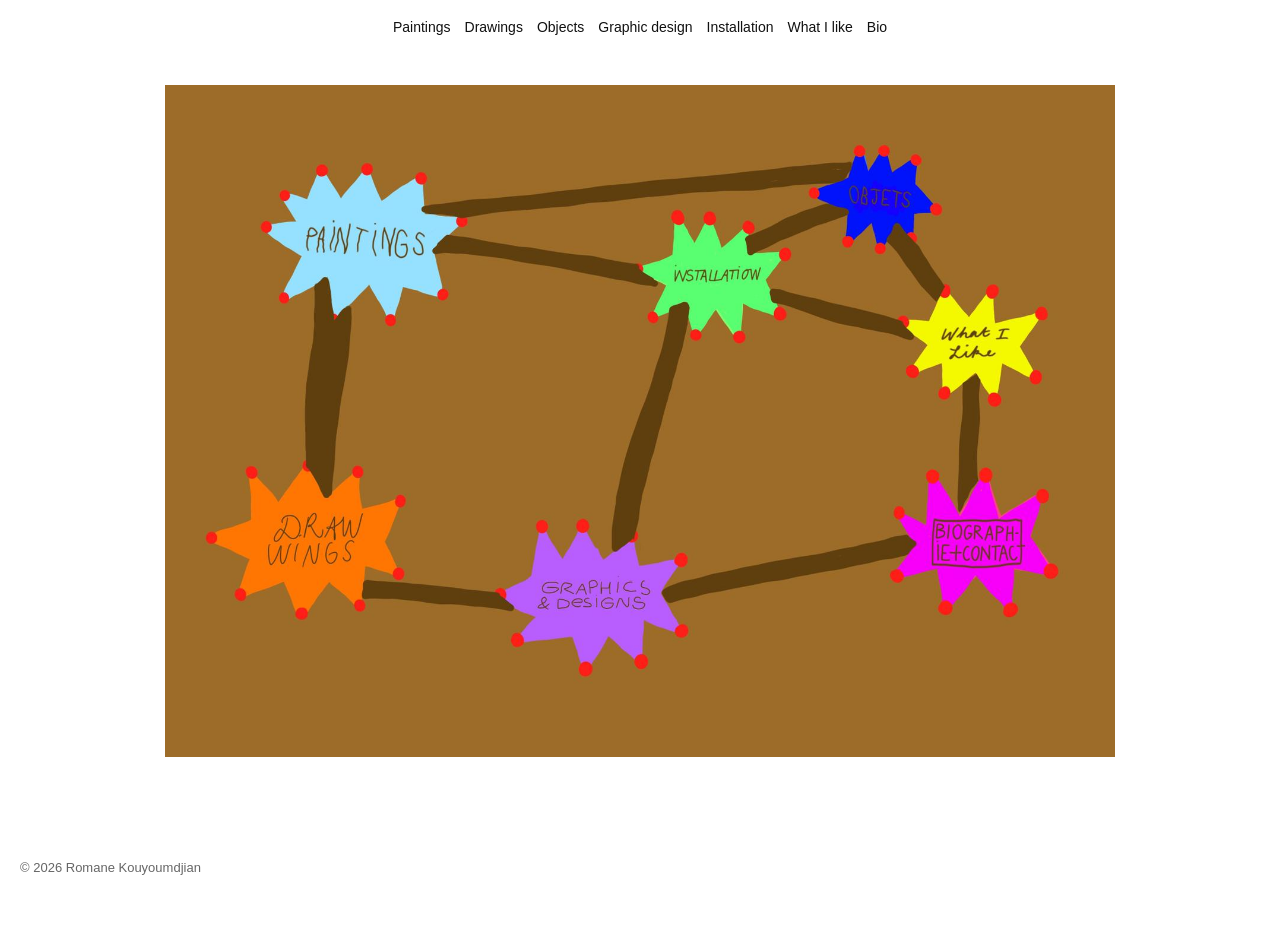
<file: index.html>
<!-- index.html (EN) -->
<!doctype html>
<html lang="en">
<head>
  <meta charset="utf-8" />
  <meta name="viewport" content="width=device-width, initial-scale=1" />
  <title>Romane Kouyoumdjian</title>
  <link rel="stylesheet" href="assets/css/styles.css" />
</head>
<body>
  <header class="site-header">
    <div class="header-inner header-inner--hero">
      <nav class="site-nav site-nav--center" aria-label="Primary navigation">
        <a href="paintings.html">Paintings</a>
        <a href="drawings.html">Drawings</a>
        <a href="objects.html">Objects</a>
        <a href="graphic-design.html">Graphic design</a>
        <a href="installation.html">Installation</a>
        <a href="what-i-like.html">What I like</a>
        <a href="bio.html">Bio</a>
      </nav>
    </div>
  </header>


<main class="home">
  <section class="hero" aria-label="Home">
    <div class="hero-wrapper">
      <img
        class="hero__img"
        src="assets/img/home/hero.jpeg"
        alt="Homepage drawing with navigation"
      />

      <!-- Invisible clickable areas -->
      <a class="hotspot" href="paintings.html" aria-label="Paintings"
         style="left: 10%; top: 12%; width: 26%; height: 20%;"></a>

      <a class="hotspot" href="drawings.html" aria-label="Drawings"
         style="left: 3%; top: 60%; width: 28%; height: 26%;"></a>

      <a class="hotspot" href="installation.html" aria-label="Installation"
         style="left: 52%; top: 18%; width: 18%; height: 18%;"></a>

      <a class="hotspot" href="objects.html" aria-label="Objects"
         style="left: 73%; top: 2%; width: 18%; height: 16%;"></a>

      <a class="hotspot" href="what-i-like.html" aria-label="What I like"
         style="left: 82%; top: 30%; width: 16%; height: 18%;"></a>

      <a class="hotspot" href="graphic-design.html" aria-label="Graphic design"
         style="left: 40%; top: 66%; width: 22%; height: 24%;"></a>

      <a class="hotspot" href="bio.html" aria-label="Bio and contact"
         style="left: 77%; top: 62%; width: 22%; height: 24%;"></a>

    </div>
  </section>
</main>

  <footer class="site-footer">
    <p>&copy; <span id="year"></span> Romane Kouyoumdjian</p>
  </footer>

  <script src="assets/js/main.js"></script>
</body>
</html>
</file>
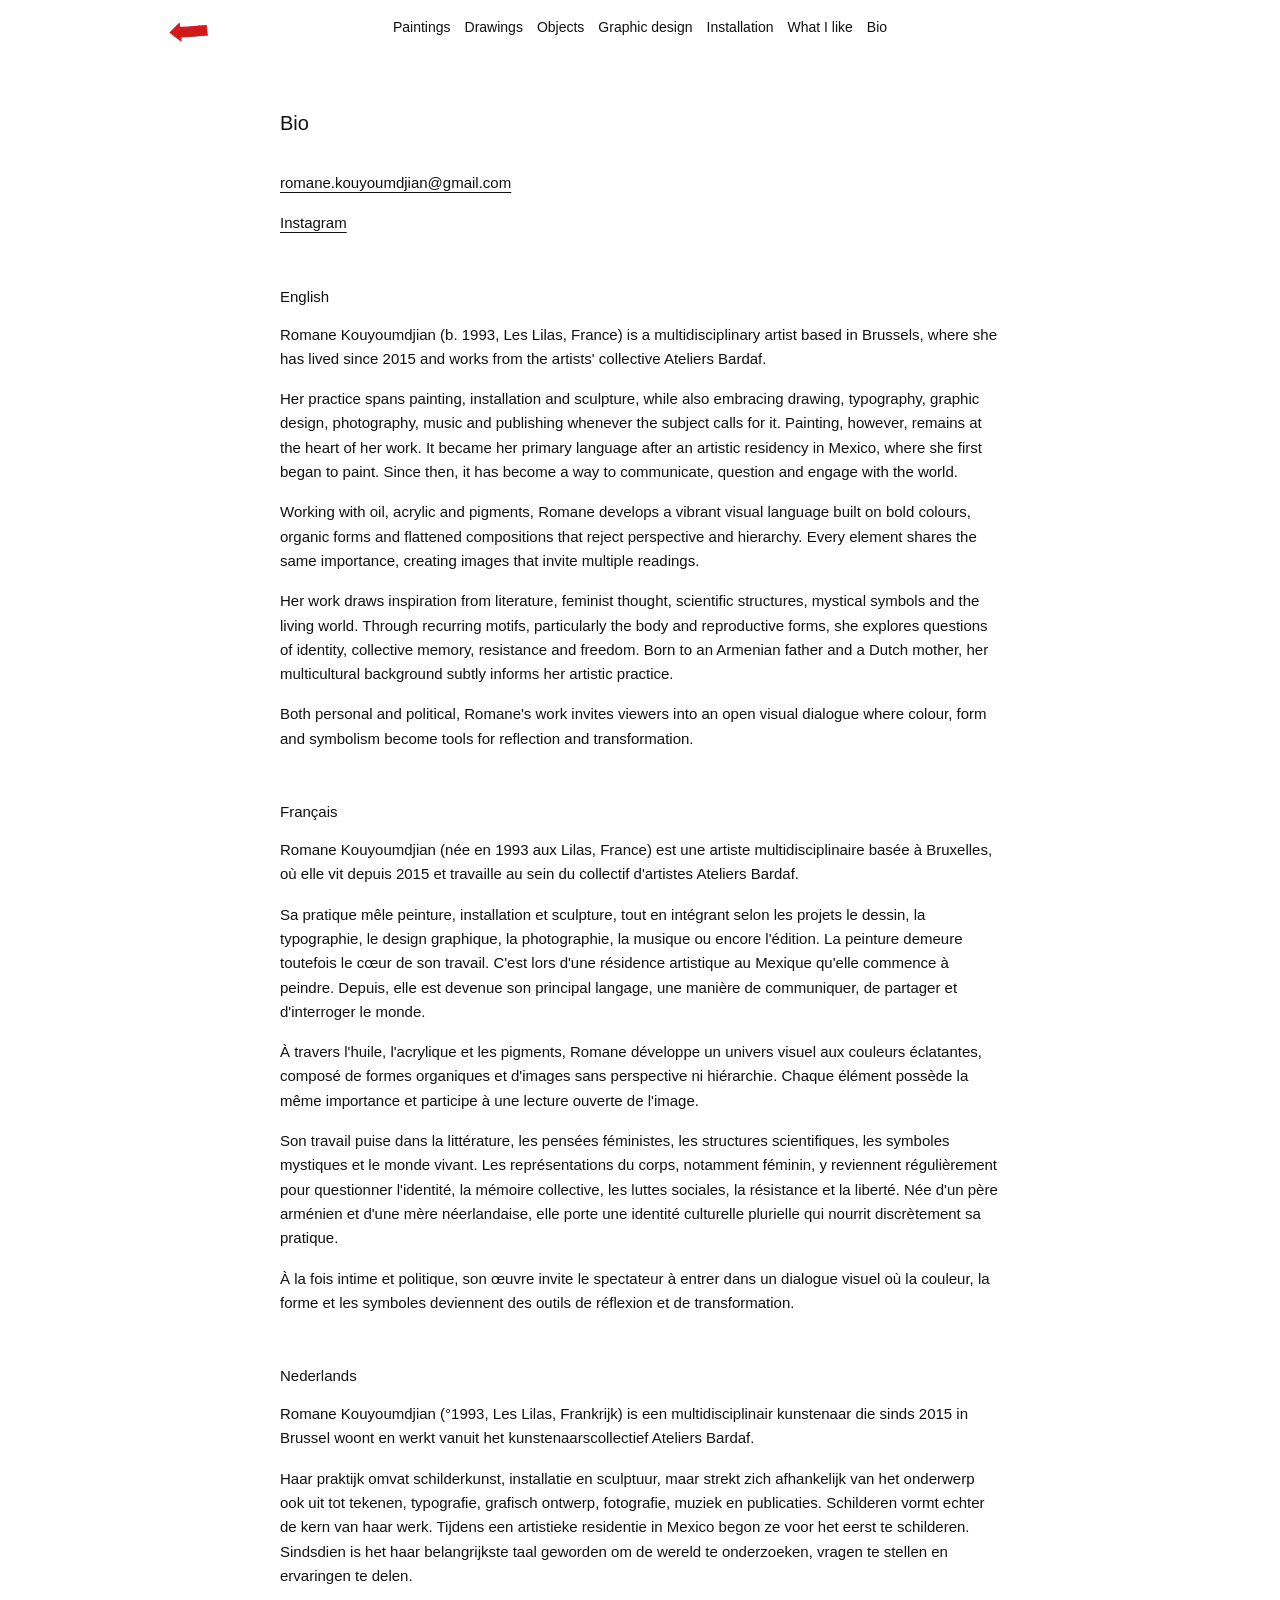
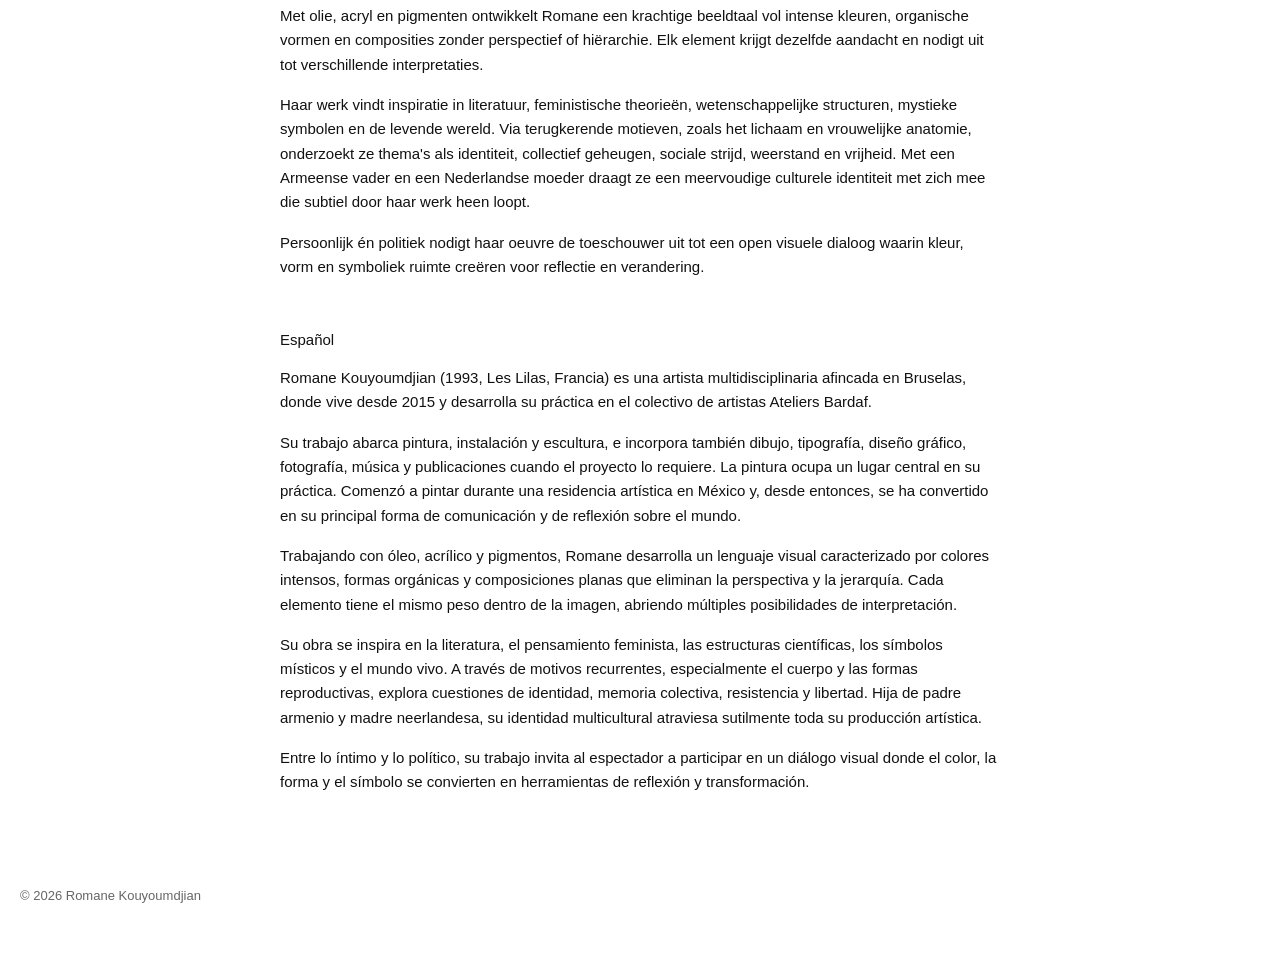
<file: bio.html>
<!doctype html>
<html lang="en">
<head>
  <meta charset="utf-8" />
  <meta name="viewport" content="width=device-width, initial-scale=1" />
  <title>Bio. Romane Kouyoumdjian</title>
  <link rel="stylesheet" href="assets/css/styles.css" />
</head>
<body>
  <header class="site-header">
    <div class="header-inner header-inner--hero">
      <a class="menu-arrow" href="index.html" aria-label="Back to main menu">
        <img src="assets/img/ui/arrow-left.png" alt="Back" />
      </a>

      <nav class="site-nav site-nav--center" aria-label="Primary navigation">
        <a href="paintings.html">Paintings</a>
        <a href="drawings.html">Drawings</a>
        <a href="objects.html">Objects</a>
        <a href="graphic-design.html">Graphic design</a>
        <a href="installation.html">Installation</a>
        <a href="what-i-like.html">What I like</a>
        <a aria-current="page" href="bio.html">Bio</a>
      </nav>
    </div>
  </header>

  <main class="page page--text">
    <header class="page-head">
      <h1 class="page-title">Bio</h1>
    </header>

    <section class="contact-block contact-block--bio" aria-label="Contact details">
      <p>
        <a href="mailto:romane.kouyoumdjian@gmail.com">romane.kouyoumdjian@gmail.com</a>
      </p>
      <p>
        <a href="https://www.instagram.com/romanekaaa/" target="_blank" rel="noopener noreferrer">Instagram</a>
      </p>
    </section>

    <div class="bio-list">
      <section class="bio-language" lang="en" aria-labelledby="bio-en">
        <h2 id="bio-en">English</h2>
        <p>Romane Kouyoumdjian (b. 1993, Les Lilas, France) is a multidisciplinary artist based in Brussels, where she has lived since 2015 and works from the artists' collective Ateliers Bardaf.</p>
        <p>Her practice spans painting, installation and sculpture, while also embracing drawing, typography, graphic design, photography, music and publishing whenever the subject calls for it. Painting, however, remains at the heart of her work. It became her primary language after an artistic residency in Mexico, where she first began to paint. Since then, it has become a way to communicate, question and engage with the world.</p>
        <p>Working with oil, acrylic and pigments, Romane develops a vibrant visual language built on bold colours, organic forms and flattened compositions that reject perspective and hierarchy. Every element shares the same importance, creating images that invite multiple readings.</p>
        <p>Her work draws inspiration from literature, feminist thought, scientific structures, mystical symbols and the living world. Through recurring motifs, particularly the body and reproductive forms, she explores questions of identity, collective memory, resistance and freedom. Born to an Armenian father and a Dutch mother, her multicultural background subtly informs her artistic practice.</p>
        <p>Both personal and political, Romane's work invites viewers into an open visual dialogue where colour, form and symbolism become tools for reflection and transformation.</p>
      </section>

      <section class="bio-language" lang="fr" aria-labelledby="bio-fr">
        <h2 id="bio-fr">Français</h2>
        <p>Romane Kouyoumdjian (née en 1993 aux Lilas, France) est une artiste multidisciplinaire basée à Bruxelles, où elle vit depuis 2015 et travaille au sein du collectif d'artistes Ateliers Bardaf.</p>
        <p>Sa pratique mêle peinture, installation et sculpture, tout en intégrant selon les projets le dessin, la typographie, le design graphique, la photographie, la musique ou encore l'édition. La peinture demeure toutefois le cœur de son travail. C'est lors d'une résidence artistique au Mexique qu'elle commence à peindre. Depuis, elle est devenue son principal langage, une manière de communiquer, de partager et d'interroger le monde.</p>
        <p>À travers l'huile, l'acrylique et les pigments, Romane développe un univers visuel aux couleurs éclatantes, composé de formes organiques et d'images sans perspective ni hiérarchie. Chaque élément possède la même importance et participe à une lecture ouverte de l'image.</p>
        <p>Son travail puise dans la littérature, les pensées féministes, les structures scientifiques, les symboles mystiques et le monde vivant. Les représentations du corps, notamment féminin, y reviennent régulièrement pour questionner l'identité, la mémoire collective, les luttes sociales, la résistance et la liberté. Née d'un père arménien et d'une mère néerlandaise, elle porte une identité culturelle plurielle qui nourrit discrètement sa pratique.</p>
        <p>À la fois intime et politique, son œuvre invite le spectateur à entrer dans un dialogue visuel où la couleur, la forme et les symboles deviennent des outils de réflexion et de transformation.</p>
      </section>

      <section class="bio-language" lang="nl" aria-labelledby="bio-nl">
        <h2 id="bio-nl">Nederlands</h2>
        <p>Romane Kouyoumdjian (°1993, Les Lilas, Frankrijk) is een multidisciplinair kunstenaar die sinds 2015 in Brussel woont en werkt vanuit het kunstenaarscollectief Ateliers Bardaf.</p>
        <p>Haar praktijk omvat schilderkunst, installatie en sculptuur, maar strekt zich afhankelijk van het onderwerp ook uit tot tekenen, typografie, grafisch ontwerp, fotografie, muziek en publicaties. Schilderen vormt echter de kern van haar werk. Tijdens een artistieke residentie in Mexico begon ze voor het eerst te schilderen. Sindsdien is het haar belangrijkste taal geworden om de wereld te onderzoeken, vragen te stellen en ervaringen te delen.</p>
        <p>Met olie, acryl en pigmenten ontwikkelt Romane een krachtige beeldtaal vol intense kleuren, organische vormen en composities zonder perspectief of hiërarchie. Elk element krijgt dezelfde aandacht en nodigt uit tot verschillende interpretaties.</p>
        <p>Haar werk vindt inspiratie in literatuur, feministische theorieën, wetenschappelijke structuren, mystieke symbolen en de levende wereld. Via terugkerende motieven, zoals het lichaam en vrouwelijke anatomie, onderzoekt ze thema's als identiteit, collectief geheugen, sociale strijd, weerstand en vrijheid. Met een Armeense vader en een Nederlandse moeder draagt ze een meervoudige culturele identiteit met zich mee die subtiel door haar werk heen loopt.</p>
        <p>Persoonlijk én politiek nodigt haar oeuvre de toeschouwer uit tot een open visuele dialoog waarin kleur, vorm en symboliek ruimte creëren voor reflectie en verandering.</p>
      </section>

      <section class="bio-language" lang="es" aria-labelledby="bio-es">
        <h2 id="bio-es">Español</h2>
        <p>Romane Kouyoumdjian (1993, Les Lilas, Francia) es una artista multidisciplinaria afincada en Bruselas, donde vive desde 2015 y desarrolla su práctica en el colectivo de artistas Ateliers Bardaf.</p>
        <p>Su trabajo abarca pintura, instalación y escultura, e incorpora también dibujo, tipografía, diseño gráfico, fotografía, música y publicaciones cuando el proyecto lo requiere. La pintura ocupa un lugar central en su práctica. Comenzó a pintar durante una residencia artística en México y, desde entonces, se ha convertido en su principal forma de comunicación y de reflexión sobre el mundo.</p>
        <p>Trabajando con óleo, acrílico y pigmentos, Romane desarrolla un lenguaje visual caracterizado por colores intensos, formas orgánicas y composiciones planas que eliminan la perspectiva y la jerarquía. Cada elemento tiene el mismo peso dentro de la imagen, abriendo múltiples posibilidades de interpretación.</p>
        <p>Su obra se inspira en la literatura, el pensamiento feminista, las estructuras científicas, los símbolos místicos y el mundo vivo. A través de motivos recurrentes, especialmente el cuerpo y las formas reproductivas, explora cuestiones de identidad, memoria colectiva, resistencia y libertad. Hija de padre armenio y madre neerlandesa, su identidad multicultural atraviesa sutilmente toda su producción artística.</p>
        <p>Entre lo íntimo y lo político, su trabajo invita al espectador a participar en un diálogo visual donde el color, la forma y el símbolo se convierten en herramientas de reflexión y transformación.</p>
      </section>
    </div>
  </main>

  <footer class="site-footer">
    <p>&copy; <span id="year"></span> Romane Kouyoumdjian</p>
  </footer>

  <script src="assets/js/main.js"></script>
</body>
</html>
</file>
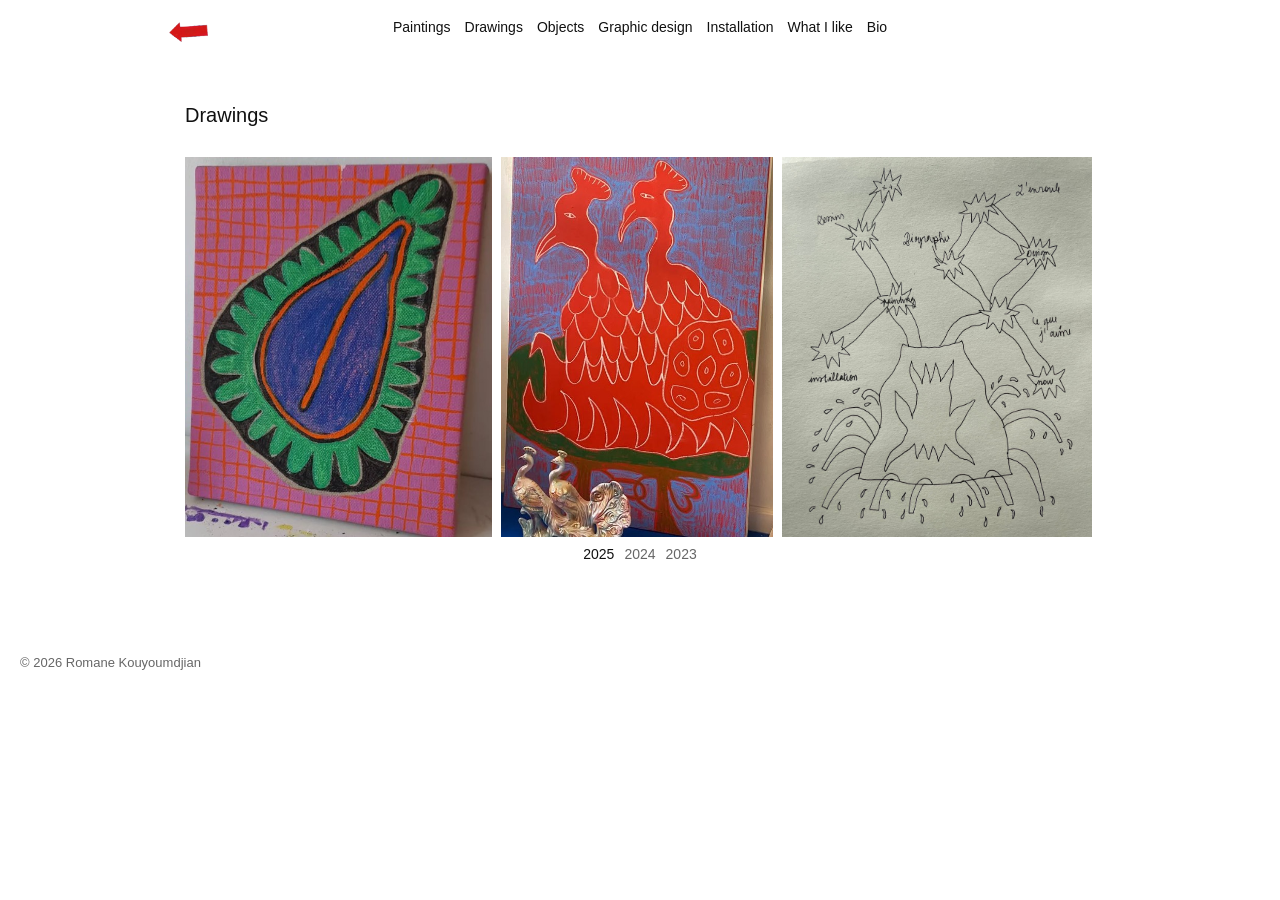
<file: drawings.html>
<!doctype html>
<html lang="en">
<head>
  <meta charset="utf-8" />
  <meta name="viewport" content="width=device-width, initial-scale=1" />
  <title>Drawings. Romane Kouyoumdjian</title>
  <link rel="stylesheet" href="assets/css/styles.css" />
</head>
<body>
    <header class="site-header">
      <div class="header-inner header-inner--hero">
        <a class="menu-arrow" href="index.html" aria-label="Back to main menu">
          <img src="assets/img/ui/arrow-left.png" alt="Back" />
        </a>

        <nav class="site-nav site-nav--center" aria-label="Primary navigation">
          <a href="paintings.html">Paintings</a>
          <a aria-current="page" href="drawings.html">Drawings</a>
          <a href="objects.html">Objects</a>
          <a href="graphic-design.html">Graphic design</a>
          <a href="installation.html">Installation</a>
          <a href="what-i-like.html">What I like</a>
          <a href="bio.html">Bio</a>
        </nav>
      </div>
    </header>

  <main class="page page--carousel">
    <header class="page-head">
      <h1 class="page-title">Drawings</h1>
    </header>

    <section class="carousel" aria-label="Drawings carousel" data-gallery-label="Drawing">
      <div class="carousel__track" id="paintingsTrack"></div>
      <nav class="year-strip" id="yearStrip" aria-label="Jump to year"></nav>
    </section>
  </main>

  <footer class="site-footer">
    <p>&copy; <span id="year"></span> Romane Kouyoumdjian</p>
  </footer>

  <script src="assets/js/main.js"></script>
  <script src="assets/js/gallery-data.js"></script>
  <script src="assets/js/gallery.js"></script>

</body>
</html>
</file>
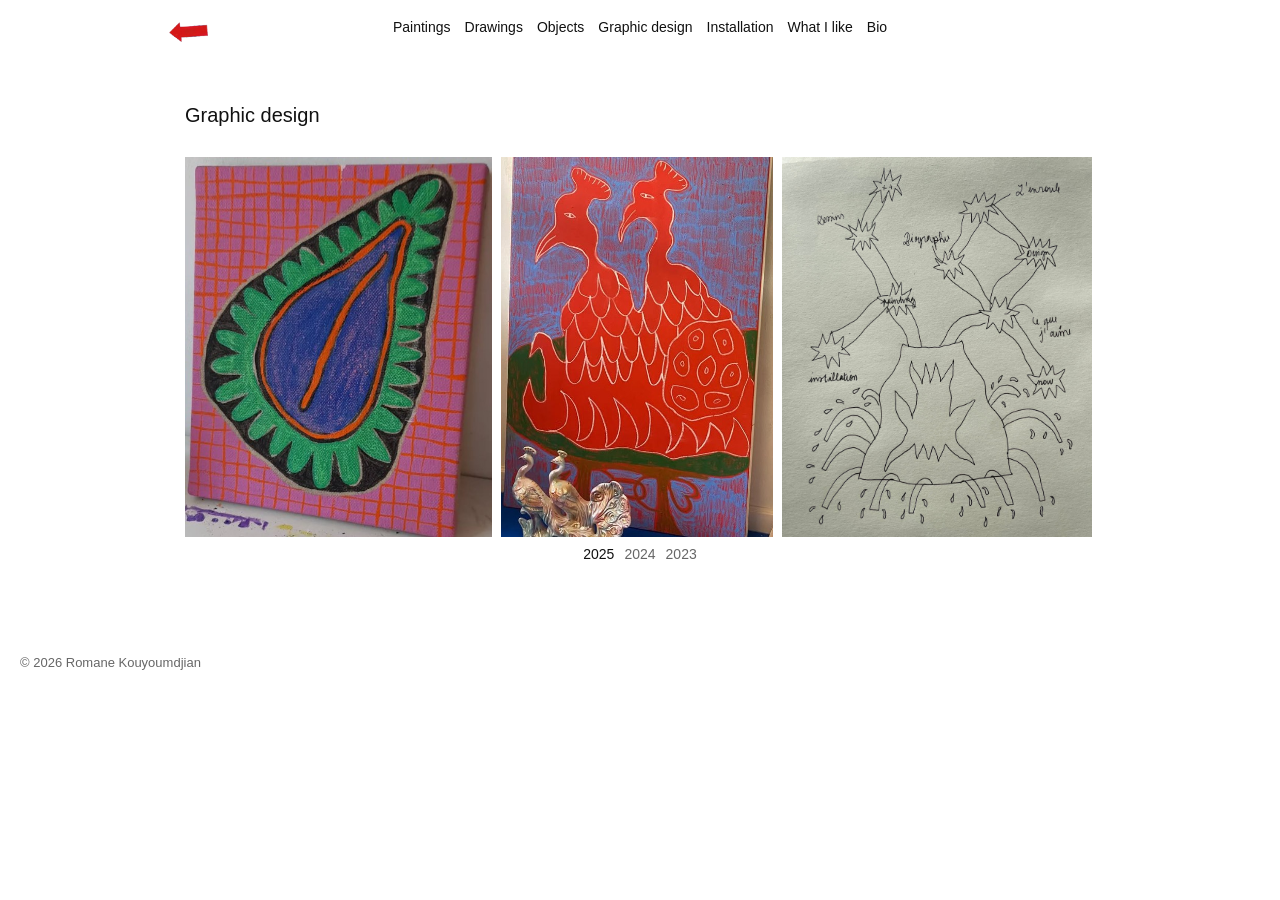
<file: graphic-design.html>
<!doctype html>
<html lang="en">
<head>
  <meta charset="utf-8" />
  <meta name="viewport" content="width=device-width, initial-scale=1" />
  <title>Graphic design. Romane Kouyoumdjian</title>
  <link rel="stylesheet" href="assets/css/styles.css" />
</head>
<body>
    <header class="site-header">
      <div class="header-inner header-inner--hero">
        <a class="menu-arrow" href="index.html" aria-label="Back to main menu">
          <img src="assets/img/ui/arrow-left.png" alt="Back" />
        </a>

        <nav class="site-nav site-nav--center" aria-label="Primary navigation">
          <a href="paintings.html">Paintings</a>
          <a href="drawings.html">Drawings</a>
          <a href="objects.html">Objects</a>
          <a aria-current="page" href="graphic-design.html">Graphic design</a>
          <a href="installation.html">Installation</a>
          <a href="what-i-like.html">What I like</a>
          <a href="bio.html">Bio</a>
        </nav>
      </div>
    </header>

  <main class="page page--carousel">
    <header class="page-head">
      <h1 class="page-title">Graphic design</h1>
    </header>

    <section class="carousel" aria-label="Graphic design carousel" data-gallery-label="Graphic design">
      <div class="carousel__track" id="paintingsTrack"></div>
      <nav class="year-strip" id="yearStrip" aria-label="Jump to year"></nav>
    </section>
  </main>

  <footer class="site-footer">
    <p>&copy; <span id="year"></span> Romane Kouyoumdjian</p>
  </footer>

  <script src="assets/js/main.js"></script>
  <script src="assets/js/gallery-data.js"></script>
  <script src="assets/js/gallery.js"></script>

</body>
</html>
</file>
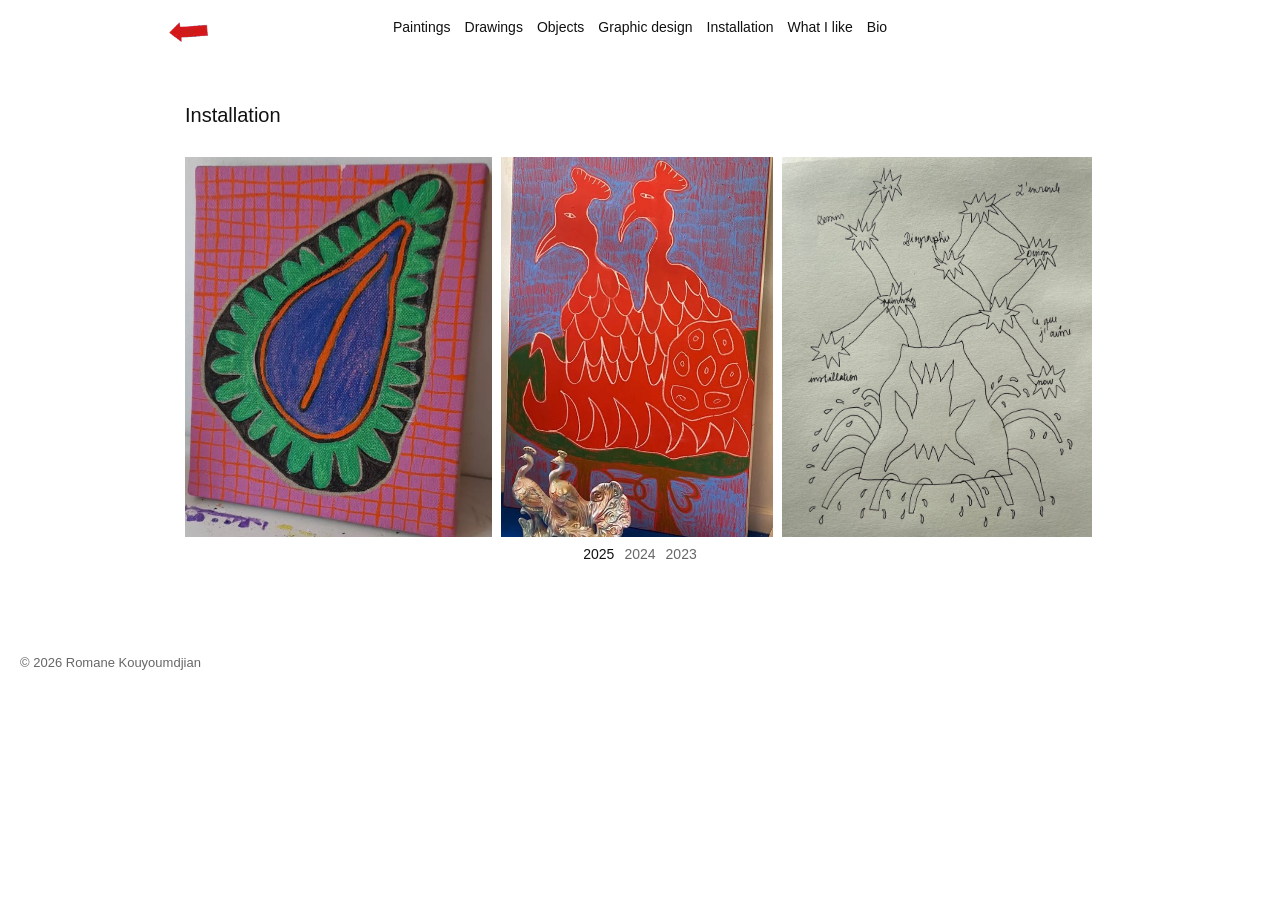
<file: installation.html>
<!doctype html>
<html lang="en">
<head>
  <meta charset="utf-8" />
  <meta name="viewport" content="width=device-width, initial-scale=1" />
  <title>Installation. Romane Kouyoumdjian</title>
  <link rel="stylesheet" href="assets/css/styles.css" />
</head>
<body>
    <header class="site-header">
      <div class="header-inner header-inner--hero">
        <a class="menu-arrow" href="index.html" aria-label="Back to main menu">
          <img src="assets/img/ui/arrow-left.png" alt="Back" />
        </a>

        <nav class="site-nav site-nav--center" aria-label="Primary navigation">
          <a href="paintings.html">Paintings</a>
          <a href="drawings.html">Drawings</a>
          <a href="objects.html">Objects</a>
          <a href="graphic-design.html">Graphic design</a>
          <a aria-current="page" href="installation.html">Installation</a>
          <a href="what-i-like.html">What I like</a>
          <a href="bio.html">Bio</a>
        </nav>
      </div>
    </header>

  <main class="page page--carousel">
    <header class="page-head">
      <h1 class="page-title">Installation</h1>
    </header>

    <section class="carousel" aria-label="Installation carousel" data-gallery-label="Installation">
      <div class="carousel__track" id="paintingsTrack"></div>
      <nav class="year-strip" id="yearStrip" aria-label="Jump to year"></nav>
    </section>
  </main>

  <footer class="site-footer">
    <p>&copy; <span id="year"></span> Romane Kouyoumdjian</p>
  </footer>

  <script src="assets/js/main.js"></script>
  <script src="assets/js/gallery-data.js"></script>
  <script src="assets/js/gallery.js"></script>

</body>
</html>
</file>
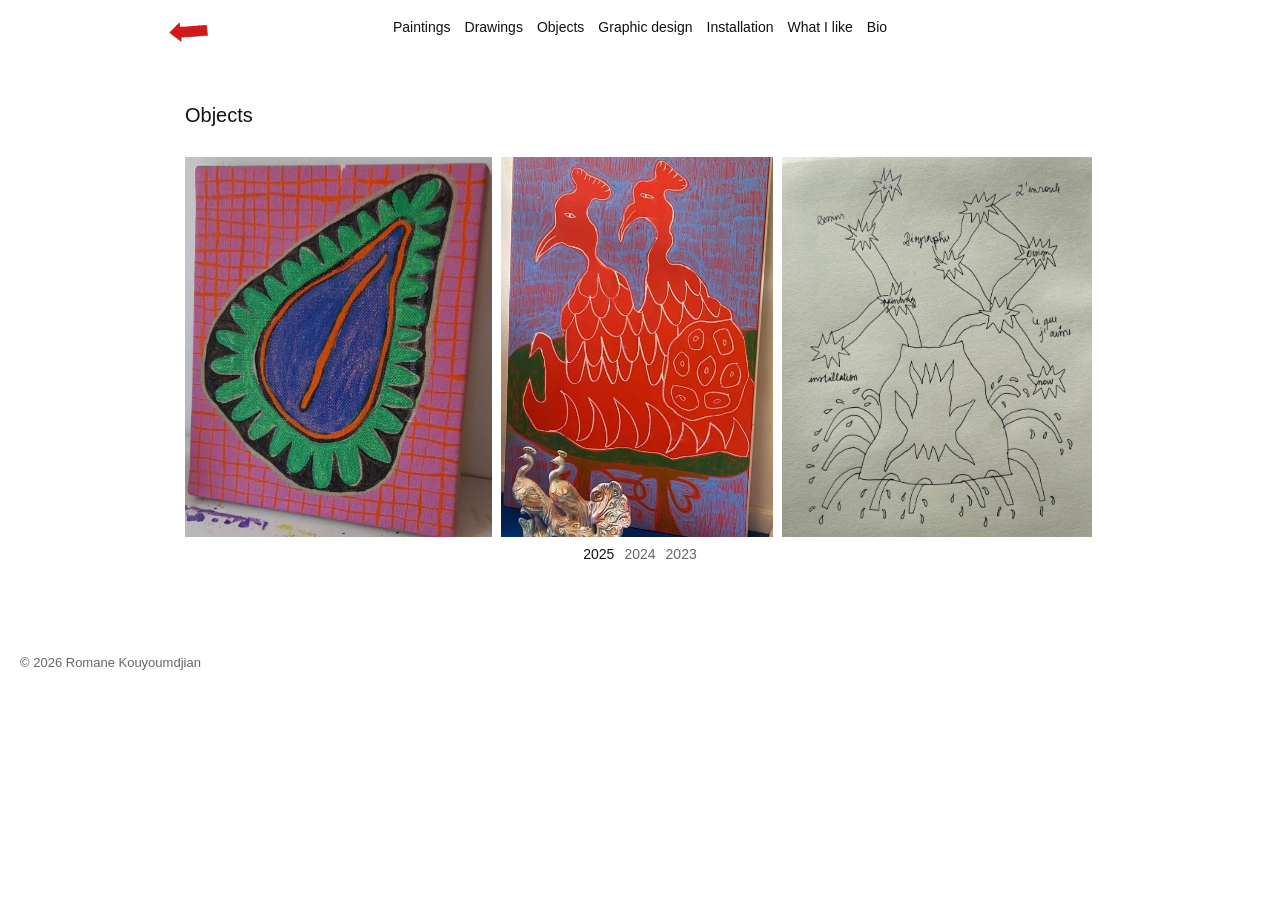
<file: objects.html>
<!doctype html>
<html lang="en">
<head>
  <meta charset="utf-8" />
  <meta name="viewport" content="width=device-width, initial-scale=1" />
  <title>Objects. Romane Kouyoumdjian</title>
  <link rel="stylesheet" href="assets/css/styles.css" />
</head>
<body>
    <header class="site-header">
      <div class="header-inner header-inner--hero">
        <a class="menu-arrow" href="index.html" aria-label="Back to main menu">
          <img src="assets/img/ui/arrow-left.png" alt="Back" />
        </a>

        <nav class="site-nav site-nav--center" aria-label="Primary navigation">
          <a href="paintings.html">Paintings</a>
          <a href="drawings.html">Drawings</a>
          <a aria-current="page" href="objects.html">Objects</a>
          <a href="graphic-design.html">Graphic design</a>
          <a href="installation.html">Installation</a>
          <a href="what-i-like.html">What I like</a>
          <a href="bio.html">Bio</a>
        </nav>
      </div>
    </header>

  <main class="page page--carousel">
    <header class="page-head">
      <h1 class="page-title">Objects</h1>
    </header>

    <section class="carousel" aria-label="Objects carousel" data-gallery-label="Object">
      <div class="carousel__track" id="paintingsTrack"></div>
      <nav class="year-strip" id="yearStrip" aria-label="Jump to year"></nav>
    </section>
  </main>

  <footer class="site-footer">
    <p>&copy; <span id="year"></span> Romane Kouyoumdjian</p>
  </footer>

  <script src="assets/js/main.js"></script>
  <script src="assets/js/gallery-data.js"></script>
  <script src="assets/js/gallery.js"></script>

</body>
</html>
</file>
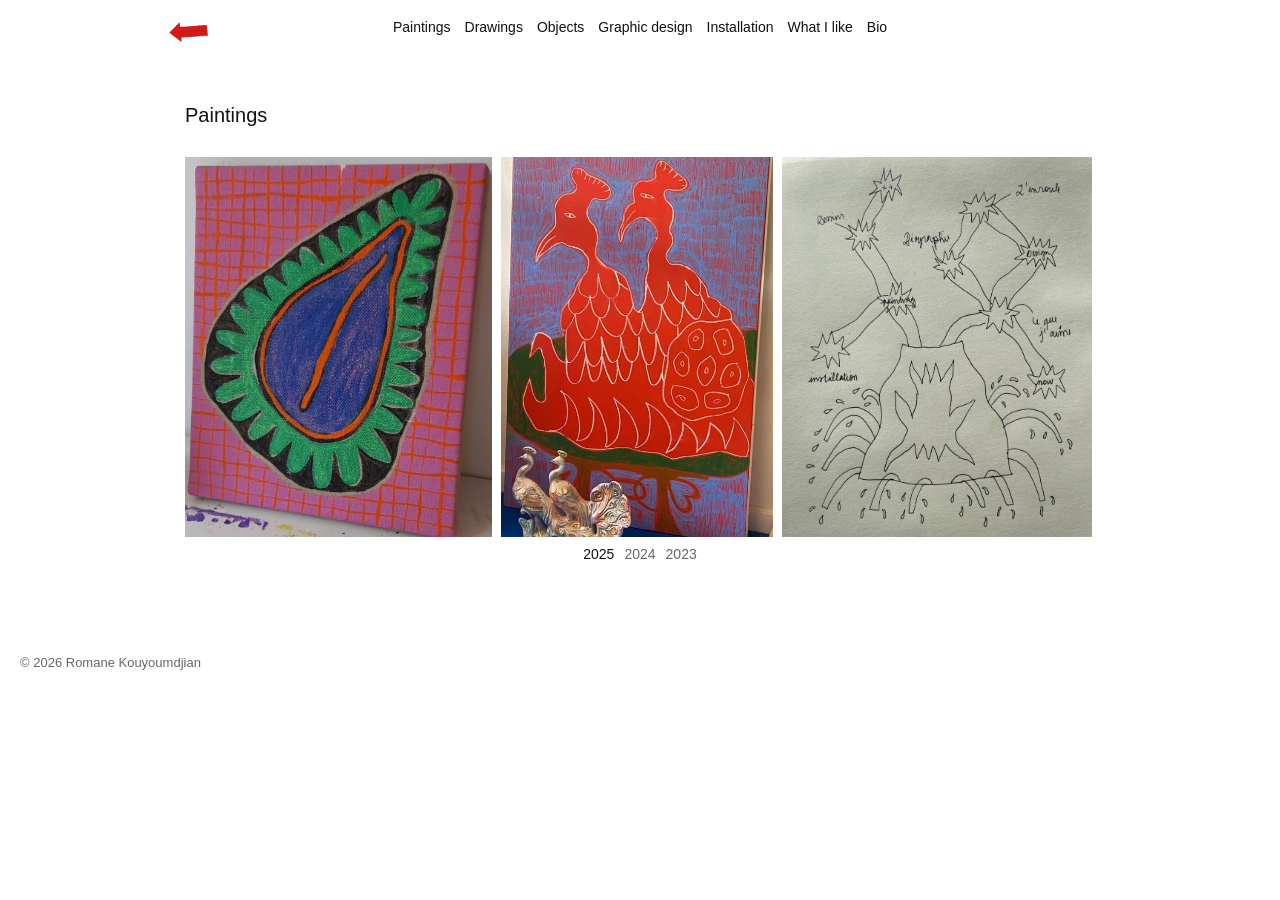
<file: paintings.html>
<!doctype html>
<html lang="en">
<head>
  <meta charset="utf-8" />
  <meta name="viewport" content="width=device-width, initial-scale=1" />
  <title>Paintings. Romane Kouyoumdjian</title>
  <link rel="stylesheet" href="assets/css/styles.css" />
</head>
<body>
    <header class="site-header">
      <div class="header-inner header-inner--hero">
        <a class="menu-arrow" href="index.html" aria-label="Back to main menu">
          <img src="assets/img/ui/arrow-left.png" alt="Back" />
        </a>

        <nav class="site-nav site-nav--center" aria-label="Primary navigation">
          <a aria-current="page" href="paintings.html">Paintings</a>
          <a href="drawings.html">Drawings</a>
          <a href="objects.html">Objects</a>
          <a href="graphic-design.html">Graphic design</a>
          <a href="installation.html">Installation</a>
          <a href="what-i-like.html">What I like</a>
          <a href="bio.html">Bio</a>
        </nav>
      </div>
    </header>

  <main class="page page--carousel">
    <header class="page-head">
      <h1 class="page-title">Paintings</h1>
    </header>

    <section class="carousel" aria-label="Paintings carousel" data-gallery-label="Painting">
      <div class="carousel__track" id="paintingsTrack"></div>
      <nav class="year-strip" id="yearStrip" aria-label="Jump to year"></nav>
    </section>
  </main>

  <footer class="site-footer">
    <p>&copy; <span id="year"></span> Romane Kouyoumdjian</p>
  </footer>

  <script src="assets/js/main.js"></script>
  <script src="assets/js/gallery-data.js"></script>
  <script src="assets/js/gallery.js"></script>

</body>
</html>
</file>
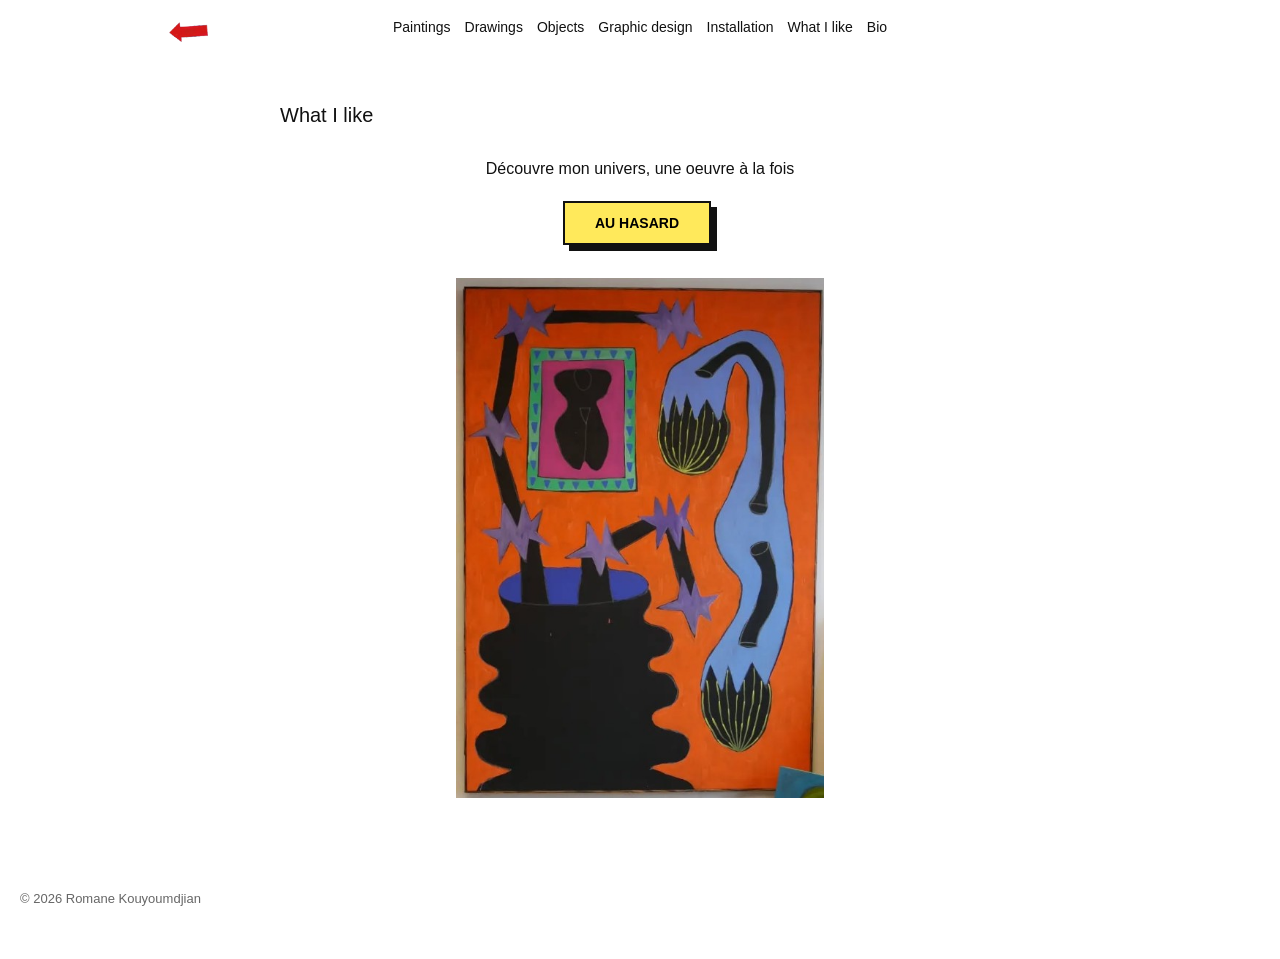
<file: what-i-like.html>
<!doctype html>
<html lang="en">
<head>
  <meta charset="utf-8" />
  <meta name="viewport" content="width=device-width, initial-scale=1" />
  <title>What I like. Romane Kouyoumdjian</title>
  <link rel="stylesheet" href="assets/css/styles.css" />
</head>
<body>
  <header class="site-header">
    <div class="header-inner header-inner--hero">
      <a class="menu-arrow" href="index.html" aria-label="Back to main menu">
        <img src="assets/img/ui/arrow-left.png" alt="Back" />
      </a>

      <nav class="site-nav site-nav--center" aria-label="Primary navigation">
        <a href="paintings.html">Paintings</a>
        <a href="drawings.html">Drawings</a>
        <a href="objects.html">Objects</a>
        <a href="graphic-design.html">Graphic design</a>
        <a href="installation.html">Installation</a>
        <a aria-current="page" href="what-i-like.html">What I like</a>
        <a href="bio.html">Bio</a>
      </nav>
    </div>
  </header>

  <main class="page page--random">
    <header class="page-head">
      <h1 class="page-title">What I like</h1>
    </header>

    <section class="random-art" aria-label="Random artwork">
      <p class="random-art__intro">Découvre mon univers, une oeuvre à la fois</p>

      <button class="random-art__button" type="button" id="randomArtworkButton">
        AU HASARD
      </button>

      <figure class="random-art__figure">
        <img class="random-art__image" id="randomArtworkImage" src="" alt="" />
      </figure>
    </section>
  </main>

  <footer class="site-footer">
    <p>&copy; <span id="year"></span> Romane Kouyoumdjian</p>
  </footer>

  <script src="assets/js/main.js"></script>
  <script src="assets/js/gallery-data.js"></script>
  <script src="assets/js/random-art.js"></script>
</body>
</html>
</file>
<file: assets/css/styles.css>
/* -----------------------------
   VARIABLES
------------------------------ */
:root{
  --heroW: 950px;     /* largeur commune menu + image */
  --pad: clamp(14px, 3vw, 20px);
  --text: #111;
  --muted: #666;
}

/* -----------------------------
   BASE
------------------------------ */
*{
  box-sizing: border-box;
}

html, body{
  height: 100%;
}

body{
  margin: 0;
  font-family: "Helvetica Neue", Helvetica, Arial, sans-serif;
  font-weight: 400;
  color: var(--text);
  background: #fff;
}

a{
  color: inherit;
  text-decoration: none;
}

a:hover{
  opacity: 0.6;
}

/* -----------------------------
   HEADER
------------------------------ */
.site-header{
  padding: clamp(14px, 3vw, 18px) var(--pad);
}

.header-inner--hero{
  position: relative;
  width: 100%;
  max-width: var(--heroW);
  margin: 0 auto;
}

.header-inner--hero:has(.menu-arrow){
  display: grid;
  grid-template-columns: 28px minmax(0, 1fr) 28px;
  column-gap: 8px;
  align-items: start;
}

/* Centered menu */
.site-nav--center{
  display: flex;
  flex-wrap: wrap;
  gap: 14px;              /* reduced spacing */
  justify-content: center;
  align-items: center;
  font-size: 14px;
  line-height: 1.35;
}

.header-inner--hero:has(.menu-arrow) .site-nav--center{
  grid-column: 2;
}

.site-nav a[aria-current="page"]{
  font-weight: 500;
}

/* Back arrow (top-left) */
.menu-arrow{
  position: absolute;
  left: 0;
  top: 0;
  display: inline-flex;
  padding: 4px;
}

.header-inner--hero:has(.menu-arrow) .menu-arrow{
  position: static;
  grid-column: 1;
  grid-row: 1;
}

.menu-arrow img{
  height: 20px;
  width: auto;
  display: block;
}

.menu-arrow:hover{
  opacity: 0.7;
}

/* -----------------------------
   FOOTER
------------------------------ */
.site-footer{
  padding: 40px var(--pad);
  font-size: 13px;
  color: var(--muted);
}

/* -----------------------------
   PAGE LAYOUT
------------------------------ */
.page{
  max-width: var(--heroW);
  margin: 0 auto;
  padding: clamp(28px, 6vw, 40px) var(--pad);
}

.page-title{
  font-size: 20px;
  font-weight: 500;
  margin: 0 0 30px 0;
}

/* -----------------------------
   TEXT PAGES (Bio & Contact)
------------------------------ */
.page--text{
  max-width: 760px;
  padding-top: 48px;
}

.bio-list{
  display: grid;
  gap: 52px;
}

.bio-language h2{
  margin: 0 0 18px 0;
  font-size: 15px;
  font-weight: 500;
}

.bio-language p,
.contact-block p{
  margin: 0 0 16px 0;
  font-size: 15px;
  line-height: 1.62;
}

.bio-language p:last-child,
.contact-block p:last-child{
  margin-bottom: 0;
}

.contact-block{
  padding-top: 6px;
}

.contact-block--bio{
  margin-bottom: 52px;
}

.contact-block a{
  text-decoration: underline;
  text-decoration-thickness: 1px;
  text-underline-offset: 4px;
}

/* -----------------------------
   WHAT I LIKE
------------------------------ */
.page--random{
  max-width: 760px;
}

.random-art{
  display: grid;
  justify-items: center;
  gap: 24px;
  text-align: center;
}

.random-art__intro{
  margin: 0;
  font-size: 16px;
  line-height: 1.45;
}

.random-art__button{
  position: relative;
  min-width: 148px;
  padding: 12px 20px;
  border: 2px solid var(--text);
  background: #ffe95b;
  color: #000;
  font: inherit;
  font-size: 14px;
  font-weight: 700;
  letter-spacing: 0;
  cursor: pointer;
  box-shadow: 6px 6px 0 #111;
  transform: translate(-3px, -3px);
  transition: transform 120ms ease, box-shadow 120ms ease;
}

.random-art__button:hover{
  opacity: 1;
  transform: translate(-1px, -1px);
  box-shadow: 4px 4px 0 #111;
}

.random-art__button:active{
  transform: translate(2px, 2px);
  box-shadow: 0 0 0 #111;
}

.random-art__figure{
  width: 100%;
  margin: 6px 0 0 0;
  display: flex;
  justify-content: center;
}

.random-art__image{
  max-width: 100%;
  max-height: min(520px, 62vh);
  width: auto;
  height: auto;
  object-fit: contain;
  display: block;
}

/* -----------------------------
   HOME IMAGE + HOTSPOTS
------------------------------ */
.home{
  padding: clamp(20px, 5vw, 30px) var(--pad) clamp(36px, 8vw, 50px) var(--pad);
  display: flex;
  justify-content: center;
}

.hero-wrapper{
  position: relative;
  width: 100%;
  max-width: var(--heroW);
  margin: 0 auto;
}

.hero__img{
  width: 100%;
  height: auto;
  display: block;
}

.hotspot{
  position: absolute;
  display: block;
  background: transparent;
  border: 0;
  cursor: pointer;
}

/* -----------------------------
   CAROUSEL (Paintings & Drawings)
------------------------------ */
.carousel{
  display: grid;
  gap: 9px;
}

.carousel__track{
  display: flex;
  gap: 9px;
  overflow-x: auto;
  scroll-snap-type: x mandatory;
  align-items: center;
  scrollbar-width: none;
  overscroll-behavior-x: contain;
}

.carousel__track::-webkit-scrollbar{
  display: none;
}

.slide{
  margin: 0;
  scroll-snap-align: start;
  flex: 0 0 auto;
  display: flex;
  justify-content: center;
}

/* All images same height */
.slide img{
  height: min(380px, 58vh);
  max-width: calc(100vw - (var(--pad) * 2));
  width: auto;
  object-fit: contain;
  display: block;
}

/* Remove captions */
.slide figcaption{
  display: none;
}

/* Year navigation */
.year-strip{
  display: flex;
  gap: 10px;
  flex-wrap: wrap;
  justify-content: center;
}

.year-chip{
  background: none;
  border: none;
  padding: 0;
  font-size: 14px;
  cursor: pointer;
  color: var(--muted);
}

.year-chip:hover{
  color: var(--text);
}

.year-chip.is-active{
  color: var(--text);
  font-weight: 500;
}

/* Enlarged gallery view */
.gallery-lightbox{
  position: fixed;
  inset: 0;
  z-index: 20;
  display: flex;
  align-items: center;
  justify-content: center;
  padding: 42px;
  background: #fff;
}

.gallery-lightbox__img{
  max-width: 100%;
  max-height: 100%;
  object-fit: contain;
  display: block;
}

.gallery-lightbox__close{
  position: fixed;
  top: 18px;
  right: 20px;
  width: 28px;
  height: 28px;
  padding: 0;
  border: 0;
  background: transparent;
  color: var(--text);
  font-size: 24px;
  line-height: 28px;
  cursor: pointer;
}

.gallery-lightbox__close:hover{
  opacity: 0.6;
}

/* -----------------------------
   RESPONSIVE
------------------------------ */
@media (max-width: 900px){
  .page-title{
    margin-bottom: 24px;
  }

  .slide img{
    height: min(300px, 52vh);
  }
}

@media (max-width: 600px){
  .slide img{
    height: min(230px, 48vh);
  }

  .gallery-lightbox{
    padding: 38px 18px 24px 18px;
  }

  .site-header{
    padding-top: 12px;
  }

  .site-nav--center{
    gap: 8px 10px;
    justify-content: center;
    font-size: 12px;
  }

  .page-title{
    font-size: 18px;
    margin-bottom: 20px;
  }

  .page--text{
    padding-top: 32px;
  }

  .random-art{
    gap: 20px;
  }

  .random-art__intro{
    font-size: 15px;
  }

  .random-art__image{
    max-height: min(380px, 56vh);
  }

  .bio-language h2,
  .bio-language p,
  .contact-block p{
    font-size: 14px;
  }

  .bio-list{
    gap: 40px;
  }

  .contact-block--bio{
    margin-bottom: 40px;
  }
}
</file>
